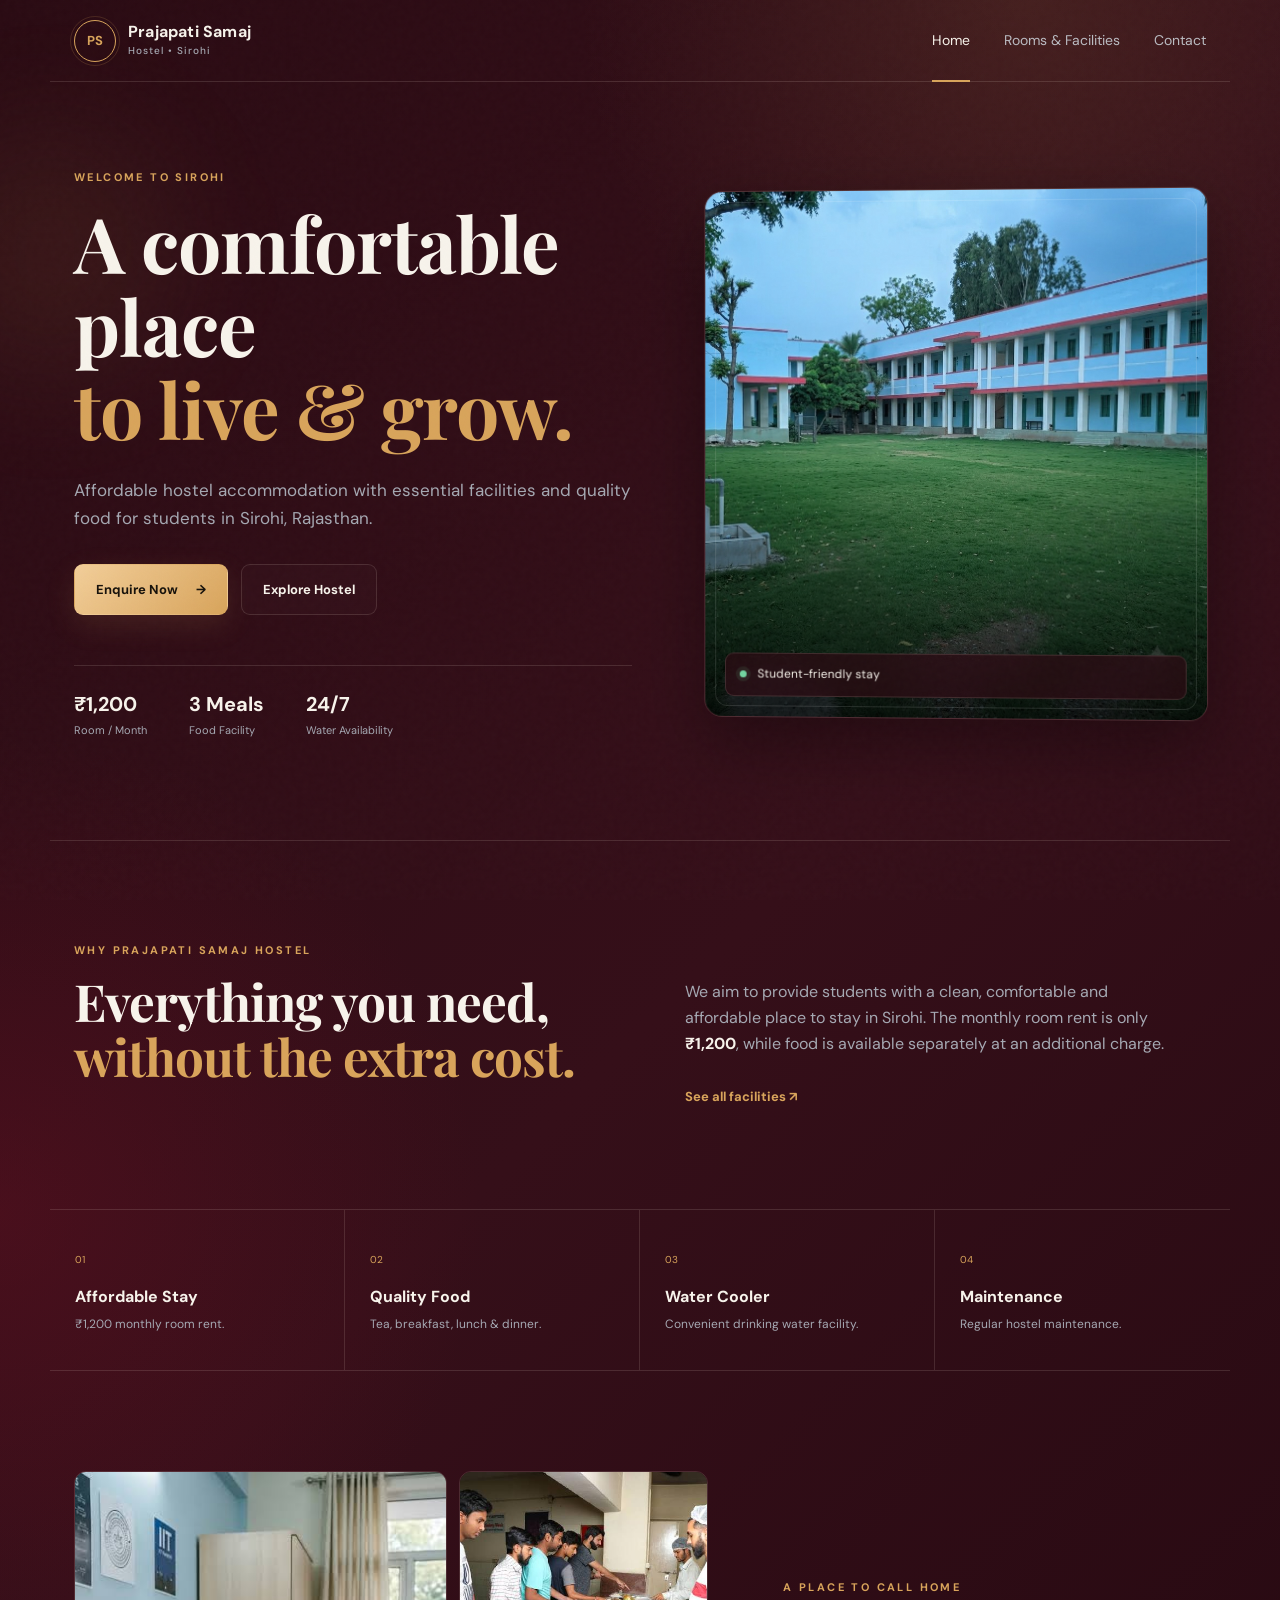
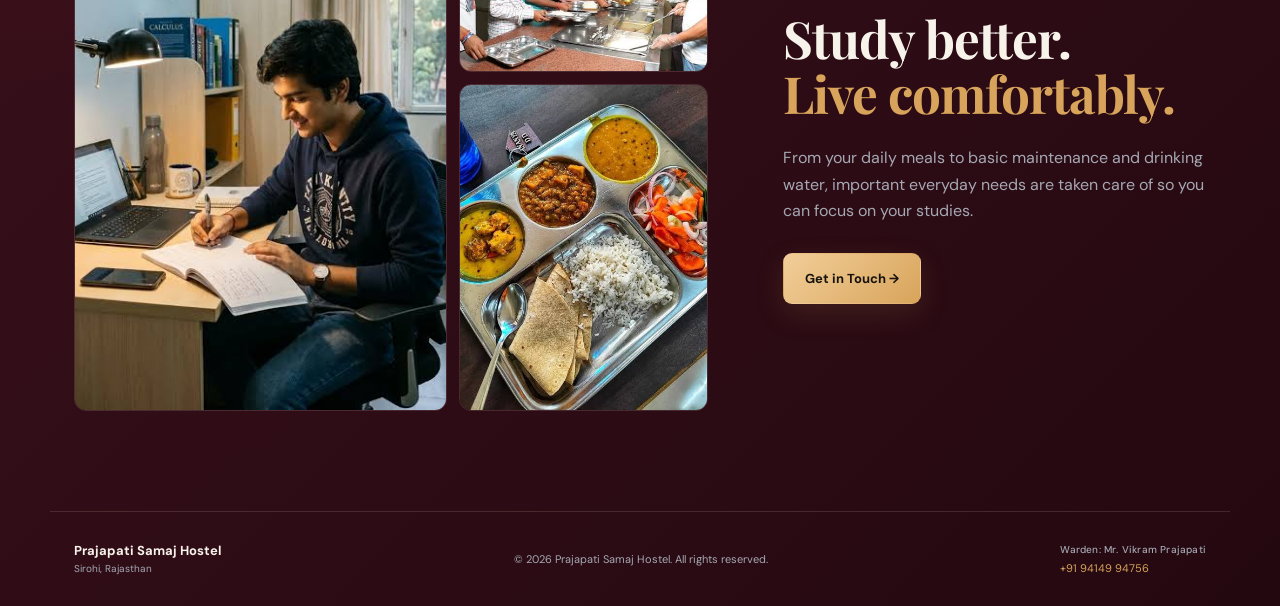
<file: index.html>
<!DOCTYPE html>
<html lang="en">
<head>
  <meta charset="UTF-8">
  <meta name="viewport" content="width=device-width, initial-scale=1.0">
  <meta name="description" content="Prajapati Samaj Hostel, Sirohi Rajasthan - affordable student accommodation with food and essential facilities.">
  <title>Prajapati Samaj Hostel | Sirohi</title>
  <link rel="preconnect" href="https://fonts.googleapis.com">
  <link rel="preconnect" href="https://fonts.gstatic.com" crossorigin>
  <link href="https://fonts.googleapis.com/css2?family=DM+Sans:wght@400;500;600;700&family=Playfair+Display:wght@600;700&display=swap" rel="stylesheet">
  <link rel="stylesheet" href="style.css">
</head>
<body>
  <header class="navbar">
    <a class="logo" href="index.html"><span>PS</span><div>Prajapati Samaj<br><small>Hostel • Sirohi</small></div></a>
    <button class="menu-btn" aria-label="Open menu">☰</button>
    <nav>
      <a class="active" href="index.html">Home</a>
      <a href="rooms.html">Rooms & Facilities</a>
      <a href="contact.html">Contact</a>
    </nav>
  </header>

  <main>
    <section class="hero">
      <div class="hero-content">
        <p class="eyebrow">WELCOME TO SIROHI</p>
        <h1>A comfortable place<br><em>to live & grow.</em></h1>
        <p class="hero-text">Affordable hostel accommodation with essential facilities and quality food for students in Sirohi, Rajasthan.</p>
        <div class="hero-actions">
          <a class="btn btn-primary" href="contact.html">Enquire Now <span>→</span></a>
          <a class="btn btn-ghost" href="rooms.html">Explore Hostel</a>
        </div>
        <div class="quick-stats">
          <div><strong>₹1,200</strong><span>Room / Month</span></div>
          <div><strong>3 Meals</strong><span>Food Facility</span></div>
          <div><strong>24/7</strong><span>Water Availability</span></div>
        </div>
      </div>
      <div class="hero-image">
        <div class="image-card">
          <img src="hostel.png" alt="Comfortable hostel room">
          <div class="image-label"><span class="dot"></span> Student-friendly stay</div>
        </div>
      </div>
    </section>

    <section class="section intro">
      <div class="section-heading">
        <p class="eyebrow">WHY PRAJAPATI SAMAJ HOSTEL</p>
        <h2>Everything you need,<br><em>without the extra cost.</em></h2>
      </div>
      <div class="intro-copy">
        <p>We aim to provide students with a clean, comfortable and affordable place to stay in Sirohi. The monthly room rent is only <strong>₹1,200</strong>, while food is available separately at an additional charge.</p>
        <a class="text-link" href="hostel.png">See all facilities <span>↗</span></a>
      </div>
    </section>

    <section class="feature-strip">
      <div class="feature"><span>01</span><h3>Affordable Stay</h3><p>₹1,200 monthly room rent.</p></div>
      <div class="feature"><span>02</span><h3>Quality Food</h3><p>Tea, breakfast, lunch & dinner.</p></div>
      <div class="feature"><span>03</span><h3>Water Cooler</h3><p>Convenient drinking water facility.</p></div>
      <div class="feature"><span>04</span><h3>Maintenance</h3><p>Regular hostel maintenance.</p></div>
    </section>

    <section class="section photo-section">
      <div class="photo-grid">
        <div class="photo tall"><img src="room.png" alt="Hostel room interior"></div>
        <div class="photo"><img src="mess.png" alt="Fresh food"></div>
        <div class="photo"><img src="food.png" alt="Comfortable living space"></div>
      </div>
      <div class="photo-copy">
        <p class="eyebrow">A PLACE TO CALL HOME</p>
        <h2>Study better.<br><em>Live comfortably.</em></h2>
        <p>From your daily meals to basic maintenance and drinking water, important everyday needs are taken care of so you can focus on your studies.</p>
        <a class="btn btn-primary" href="contact.html">Get in Touch →</a>
      </div>
    </section>
  </main>

  <footer>
    <div class="footer-brand"><strong>Prajapati Samaj Hostel</strong><span>Sirohi, Rajasthan</span></div>
    <p>© <span id="year"></span> Prajapati Samaj Hostel. All rights reserved.</p>
    <a href="tel:+919414994756"><small>Warden: Mr. Vikram Prajapati</small><br>+91 94149 94756</a>
  </footer>
  <script src="script.js"></script>
</body>
</html>
</file>
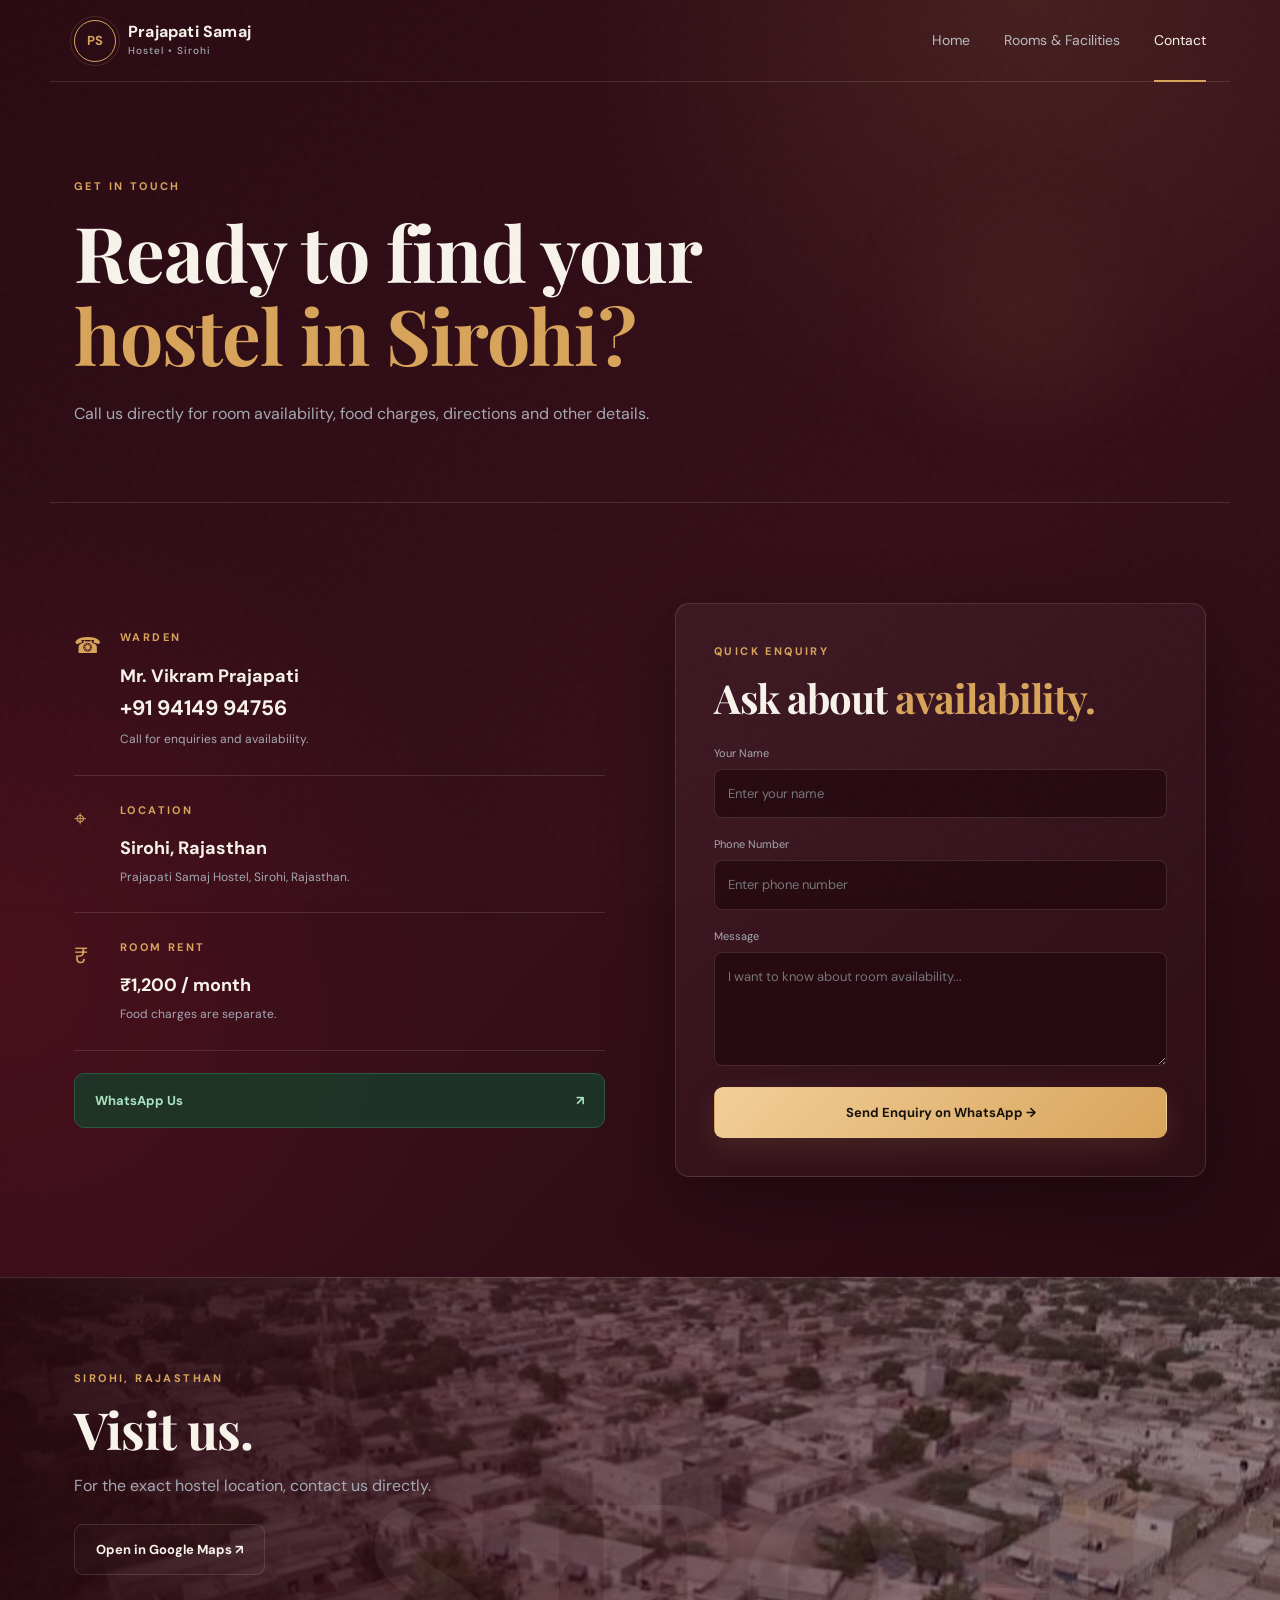
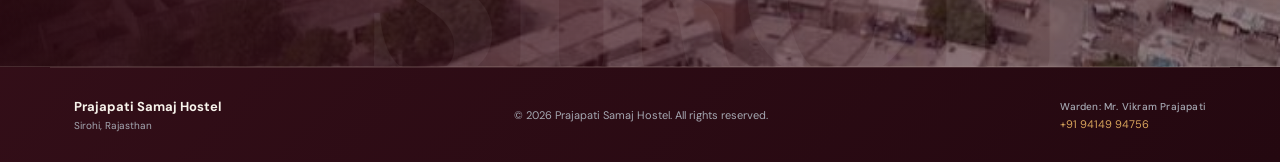
<file: contact.html>
<!DOCTYPE html>
<html lang="en">
<head>
  <meta charset="UTF-8">
  <meta name="viewport" content="width=device-width, initial-scale=1.0">
  <meta name="description" content="Contact Prajapati Samaj Hostel in Sirohi, Rajasthan.">
  <title>Contact | Prajapati Samaj Hostel</title>
  <link rel="preconnect" href="https://fonts.googleapis.com">
  <link rel="preconnect" href="https://fonts.gstatic.com" crossorigin>
  <link href="https://fonts.googleapis.com/css2?family=DM+Sans:wght@400;500;600;700&family=Playfair+Display:wght@600;700&display=swap" rel="stylesheet">
  <link rel="stylesheet" href="style.css">
</head>
<body>
  <header class="navbar">
    <a class="logo" href="index.html"><span>PS</span><div>Prajapati Samaj<br><small>Hostel • Sirohi</small></div></a>
    <button class="menu-btn" aria-label="Open menu">☰</button>
    <nav>
      <a href="index.html">Home</a>
      <a href="rooms.html">Rooms & Facilities</a>
      <a class="active" href="contact.html">Contact</a>
    </nav>
  </header>

  <main>
    <section class="page-hero contact-hero">
      <p class="eyebrow">GET IN TOUCH</p>
      <h1>Ready to find your<br><em>hostel in Sirohi?</em></h1>
      <p>Call us directly for room availability, food charges, directions and other details.</p>
    </section>

    <section class="section contact-layout">
      <div class="contact-info">
        <div class="contact-card">
          <span class="contact-icon">☎</span>
          <div><p class="eyebrow">WARDEN</p><h3>Mr. Vikram Prajapati</h3><a class="big-link" href="tel:+919414994756">+91 94149 94756</a><p>Call for enquiries and availability.</p></div>
        </div>
        <div class="contact-card">
          <span class="contact-icon">⌖</span>
          <div><p class="eyebrow">LOCATION</p><h3>Sirohi, Rajasthan</h3><p>Prajapati Samaj Hostel, Sirohi, Rajasthan.</p></div>
        </div>
        <div class="contact-card">
          <span class="contact-icon">₹</span>
          <div><p class="eyebrow">ROOM RENT</p><h3>₹1,200 / month</h3><p>Food charges are separate.</p></div>
        </div>
        <a class="whatsapp-btn" href="https://wa.me/919414994756?text=Hello%2C%20I%20want%20to%20know%20more%20about%20Prajapati%20Samaj%20Hostel%20in%20Sirohi." target="_blank" rel="noopener">WhatsApp Us <span>↗</span></a>
      </div>

      <div class="enquiry-box">
        <p class="eyebrow">QUICK ENQUIRY</p>
        <h2>Ask about <em>availability.</em></h2>
        <form id="enquiryForm">
          <label>Your Name<input type="text" id="name" placeholder="Enter your name" required></label>
          <label>Phone Number<input type="tel" id="phone" placeholder="Enter phone number" required></label>
          <label>Message<textarea id="message" rows="4" placeholder="I want to know about room availability..."></textarea></label>
          <button class="btn btn-primary full" type="submit">Send Enquiry on WhatsApp →</button>
        </form>
      </div>
    </section>

    <section class="map-section">
      <div class="map-overlay">
        <p class="eyebrow">SIROHI, RAJASTHAN</p>
        <h2>Visit us.</h2>
        <p>For the exact hostel location, contact us directly.</p>
        <a class="btn btn-ghost" href="https://www.google.com/maps/search/?api=1&query=Prajapati+Samaj+Hostel+Sirohi+Rajasthan" target="_blank" rel="noopener">Open in Google Maps ↗</a>
      </div>
    </section>
  </main>

  <footer>
    <div class="footer-brand"><strong>Prajapati Samaj Hostel</strong><span>Sirohi, Rajasthan</span></div>
    <p>© <span id="year"></span> Prajapati Samaj Hostel. All rights reserved.</p>
    <a href="tel:+919414994756"><small>Warden: Mr. Vikram Prajapati</small><br>+91 94149 94756</a>
  </footer>
  <script src="script.js"></script>
</body>
</html>
</file>
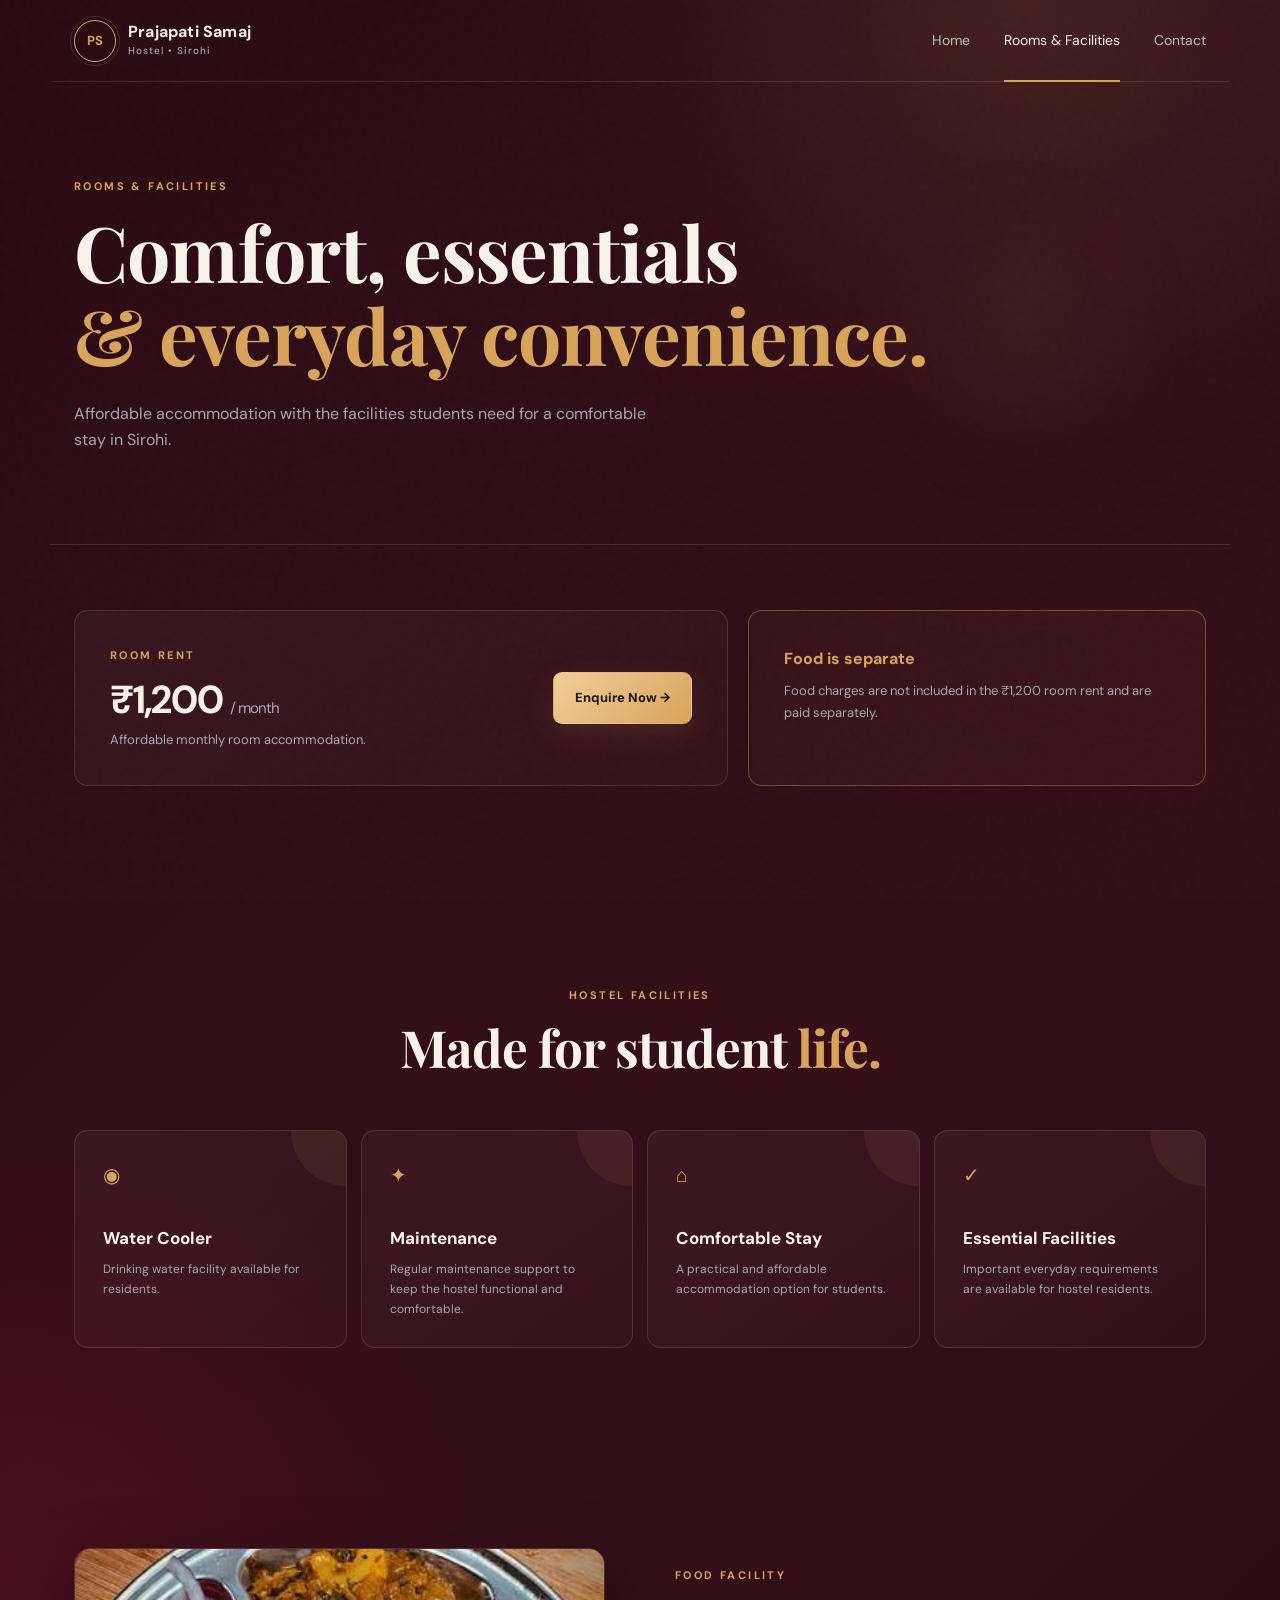
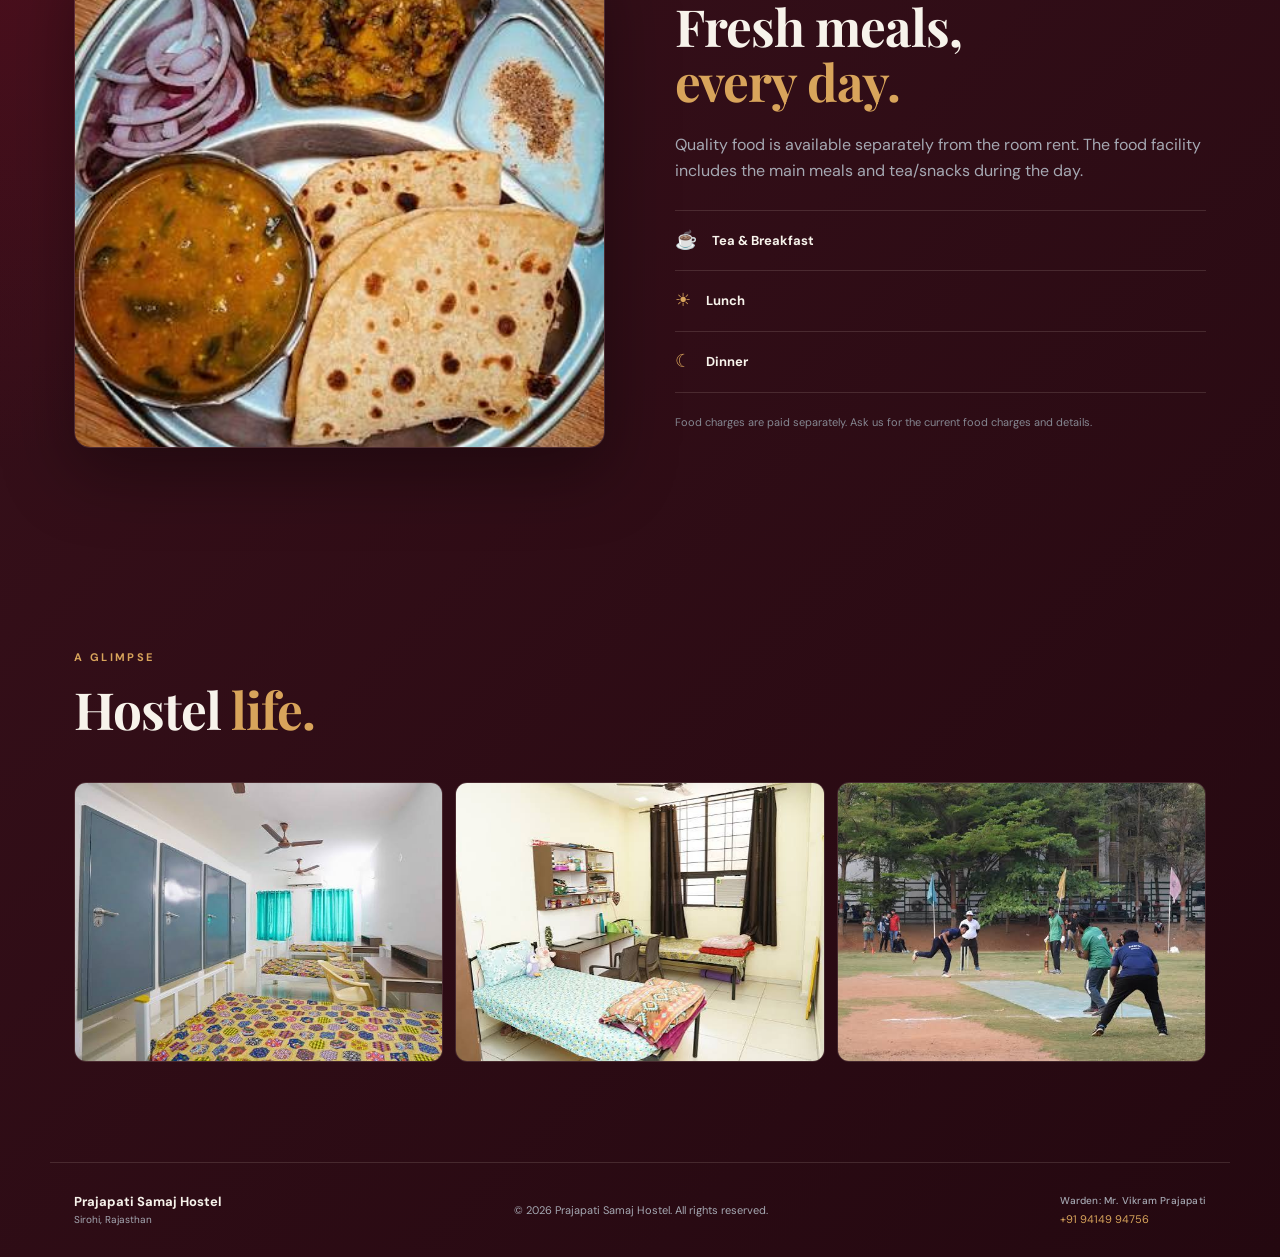
<file: rooms.html>
<!DOCTYPE html>
<html lang="en">
<head>
  <meta charset="UTF-8">
  <meta name="viewport" content="width=device-width, initial-scale=1.0">
  <meta name="description" content="Rooms, food and facilities at Prajapati Samaj Hostel, Sirohi.">
  <title>Rooms & Facilities | Prajapati Samaj Hostel</title>
  <link rel="preconnect" href="https://fonts.googleapis.com">
  <link rel="preconnect" href="https://fonts.gstatic.com" crossorigin>
  <link href="https://fonts.googleapis.com/css2?family=DM+Sans:wght@400;500;600;700&family=Playfair+Display:wght@600;700&display=swap" rel="stylesheet">
  <link rel="stylesheet" href="style.css">
</head>
<body>
  <header class="navbar">
    <a class="logo" href="index.html"><span>PS</span><div>Prajapati Samaj<br><small>Hostel • Sirohi</small></div></a>
    <button class="menu-btn" aria-label="Open menu">☰</button>
    <nav>
      <a href="index.html">Home</a>
      <a class="active" href="rooms.html">Rooms & Facilities</a>
      <a href="contact.html">Contact</a>
    </nav>
  </header>

  <main>
    <section class="page-hero">
      <p class="eyebrow">ROOMS & FACILITIES</p>
      <h1>Comfort, essentials<br><em>& everyday convenience.</em></h1>
      <p>Affordable accommodation with the facilities students need for a comfortable stay in Sirohi.</p>
    </section>

    <section class="section pricing">
      <div class="price-card">
        <div><p class="eyebrow">ROOM RENT</p><h2>₹1,200 <small>/ month</small></h2><p>Affordable monthly room accommodation.</p></div>
        <a class="btn btn-primary" href="contact.html">Enquire Now →</a>
      </div>
      <div class="notice"><strong>Food is separate</strong><p>Food charges are not included in the ₹1,200 room rent and are paid separately.</p></div>
    </section>

    <section class="section">
      <div class="section-heading centered">
        <p class="eyebrow">HOSTEL FACILITIES</p>
        <h2>Made for student <em>life.</em></h2>
      </div>
      <div class="facility-grid">
        <article class="facility-card"><div class="icon">◉</div><h3>Water Cooler</h3><p>Drinking water facility available for residents.</p></article>
        <article class="facility-card"><div class="icon">✦</div><h3>Maintenance</h3><p>Regular maintenance support to keep the hostel functional and comfortable.</p></article>
        <article class="facility-card"><div class="icon">⌂</div><h3>Comfortable Stay</h3><p>A practical and affordable accommodation option for students.</p></article>
        <article class="facility-card"><div class="icon">✓</div><h3>Essential Facilities</h3><p>Important everyday requirements are available for hostel residents.</p></article>
      </div>
    </section>

    <section class="section food-section">
      <div class="food-image"><img src="thali.png" alt="Quality hostel food"></div>
      <div class="food-copy">
        <p class="eyebrow">FOOD FACILITY</p>
        <h2>Fresh meals,<br><em>every day.</em></h2>
        <p>Quality food is available separately from the room rent. The food facility includes the main meals and tea/snacks during the day.</p>
        <div class="meal-list">
          <div><span>☕</span><strong>Tea & Breakfast</strong></div>
          <div><span>☀</span><strong>Lunch</strong></div>
          <div><span>☾</span><strong>Dinner</strong></div>
        </div>
        <p class="small-note">Food charges are paid separately. Ask us for the current food charges and details.</p>
      </div>
    </section>

    <section class="section gallery">
      <div class="section-heading">
        <p class="eyebrow">A GLIMPSE</p><h2>Hostel <em>life.</em></h2>
      </div>
      <div class="gallery-grid">
        <img src="rooms.png" alt="Hostel room">
        <img src="room2.png" alt="Living space">
        <img src="play.png" alt="Food facility">
      </div>
    </section>
  </main>

  <footer>
    <div class="footer-brand"><strong>Prajapati Samaj Hostel</strong><span>Sirohi, Rajasthan</span></div>
    <p>© <span id="year"></span> Prajapati Samaj Hostel. All rights reserved.</p>
    <a href="tel:+919414994756"><small>Warden: Mr. Vikram Prajapati</small><br>+91 94149 94756</a>
  </footer>
  <script src="script.js"></script>
</body>
</html>
</file>
<file: style.css>
:root {
  --bg: #2a0b13;
  --surface: #35101a;
  --surface-2: #42131e;
  --surface-3: #4b1723;
  --text: #f7f3eb;
  --muted: #a5a8b2;
  --accent: #d8a45b;
  --accent-light: #f2ce99;
  --line: rgba(255,235,220,.13);
  --line-strong: rgba(216,164,91,.38);
  --success: #72d4a0;
  --max: 1180px;
  --radius: 14px;
  --shadow: 0 25px 70px rgba(0,0,0,.35);
}

* { box-sizing: border-box; margin: 0; padding: 0; }

html {
  scroll-behavior: smooth;
  scroll-padding-top: 90px;
}

body {
  font-family: "DM Sans", sans-serif;
  background:
    radial-gradient(circle at 80% 0%, rgba(216,164,91,.12), transparent 28rem),
    radial-gradient(circle at 0% 55%, rgba(116,18,38,.35), transparent 30rem),
    linear-gradient(135deg, #2a0b13 0%, #350f19 48%, #240810 100%);
  color: var(--text);
  line-height: 1.65;
  overflow-x: hidden;
}

body::before {
  content: "";
  position: fixed;
  inset: 0;
  pointer-events: none;
  opacity: .028;
  z-index: 100;
  background-image: url("data:image/svg+xml,%3Csvg viewBox='0 0 180 180' xmlns='http://www.w3.org/2000/svg'%3E%3Cfilter id='n'%3E%3CfeTurbulence type='fractalNoise' baseFrequency='.85' numOctaves='4' stitchTiles='stitch'/%3E%3C/filter%3E%3Crect width='100%25' height='100%25' filter='url(%23n)' opacity='.7'/%3E%3C/svg%3E");
}

::selection { background: rgba(216,164,91,.3); color: var(--text); }

a { color: inherit; text-decoration: none; }
img { display: block; width: 100%; object-fit: cover; }

button, input, textarea { font: inherit; }

.navbar {
  height: 82px;
  max-width: var(--max);
  margin: auto;
  padding: 0 24px;
  display: flex;
  align-items: center;
  justify-content: space-between;
  border-bottom: 1px solid var(--line);
  position: relative;
  z-index: 50;
}

.logo {
  display: flex;
  align-items: center;
  gap: 12px;
  font-weight: 700;
  line-height: 1.05;
  letter-spacing: .2px;
  transition: transform .25s ease;
}
.logo:hover { transform: translateY(-1px); }

.logo span {
  display: grid;
  place-items: center;
  width: 42px;
  height: 42px;
  border: 1px solid var(--accent);
  color: var(--accent);
  border-radius: 50%;
  font-size: 13px;
  position: relative;
}
.logo span::after {
  content: "";
  position: absolute;
  inset: -5px;
  border: 1px solid rgba(216,164,91,.18);
  border-radius: inherit;
}
.logo small {
  font-size: 10px;
  color: var(--muted);
  font-weight: 500;
  letter-spacing: 1px;
}

nav { display: flex; gap: 34px; }
nav a {
  font-size: 14px;
  color: #bbbcc2;
  position: relative;
  padding: 30px 0;
  transition: color .25s ease;
}
nav a::after {
  content: "";
  position: absolute;
  left: 0;
  bottom: 0;
  width: 0;
  height: 2px;
  background: var(--accent);
  transition: width .3s ease;
}
nav a:hover, nav a.active { color: var(--text); }
nav a:hover::after, nav a.active::after { width: 100%; }

.menu-btn {
  display: none;
  background: rgba(255,255,255,.04);
  border: 1px solid var(--line);
  color: white;
  width: 42px;
  height: 42px;
  border-radius: 10px;
  cursor: pointer;
}

.hero {
  max-width: var(--max);
  margin: auto;
  padding: 86px 24px 100px;
  display: grid;
  grid-template-columns: 1.05fr .95fr;
  gap: 70px;
  align-items: center;
  position: relative;
}

.hero::before {
  content: "";
  position: absolute;
  width: 260px;
  height: 260px;
  border-radius: 50%;
  background: rgba(216,164,91,.07);
  filter: blur(60px);
  left: -130px;
  top: 40px;
  pointer-events: none;
}

.hero-content { position: relative; z-index: 1; }

.eyebrow {
  font-size: 11px;
  letter-spacing: 2.4px;
  color: var(--accent);
  font-weight: 700;
  margin-bottom: 15px;
}

h1, h2 {
  font-family: "Playfair Display", serif;
  line-height: 1.08;
  letter-spacing: -1px;
}
h1 { font-size: clamp(48px, 6vw, 78px); }
h2 { font-size: clamp(38px, 4vw, 56px); }
em { color: var(--accent); font-style: normal; }

.hero-text {
  color: var(--muted);
  max-width: 570px;
  margin: 26px 0 32px;
  font-size: 17px;
}

.hero-actions { display: flex; gap: 13px; flex-wrap: wrap; }

.btn {
  display: inline-flex;
  align-items: center;
  justify-content: center;
  gap: 18px;
  padding: 14px 21px;
  border-radius: 9px;
  font-size: 13px;
  font-weight: 700;
  transition: transform .25s ease, background .25s ease, border-color .25s ease, box-shadow .25s ease;
  border: 1px solid transparent;
  cursor: pointer;
}
.btn-primary {
  background: linear-gradient(135deg, var(--accent-light), var(--accent));
  color: #17120b;
  box-shadow: 0 10px 30px rgba(216,164,91,.13);
}
.btn-primary:hover {
  background: linear-gradient(135deg, #f7d8aa, var(--accent-light));
  transform: translateY(-3px);
  box-shadow: 0 16px 38px rgba(216,164,91,.2);
}
.btn-ghost {
  border-color: var(--line);
  color: var(--text);
  background: rgba(255,255,255,.015);
}
.btn-ghost:hover {
  border-color: var(--line-strong);
  color: var(--accent-light);
  transform: translateY(-3px);
  background: rgba(216,164,91,.05);
}

.hero-image { position: relative; }
.image-card {
  height: 530px;
  position: relative;
  overflow: hidden;
  border-radius: 18px;
  border: 1px solid var(--line);
  box-shadow: var(--shadow);
  transform: perspective(1000px) rotateY(-2deg);
  transition: transform .6s ease, box-shadow .4s ease;
}
.image-card:hover {
  transform: perspective(1000px) rotateY(0deg) translateY(-5px);
  box-shadow: 0 32px 85px rgba(0,0,0,.5);
}
.image-card::before {
  content: "";
  position: absolute;
  inset: 10px;
  border: 1px solid rgba(255,255,255,.12);
  border-radius: 12px;
  z-index: 2;
  pointer-events: none;
}
.image-card::after {
  content: "";
  position: absolute;
  inset: 0;
  background: linear-gradient(180deg, transparent 48%, rgba(0,0,0,.78));
  z-index: 1;
}
.image-card img { height: 100%; transition: transform 1s cubic-bezier(.2,.7,.2,1); }
.image-card:hover img { transform: scale(1.055); }

.image-label {
  position: absolute;
  z-index: 3;
  bottom: 20px;
  left: 20px;
  right: 20px;
  background: rgba(43,10,19,.72);
  backdrop-filter: blur(14px);
  padding: 11px 14px;
  font-size: 12px;
  border: 1px solid var(--line);
  border-radius: 9px;
}
.dot {
  display: inline-block;
  width: 7px;
  height: 7px;
  border-radius: 50%;
  background: var(--success);
  margin-right: 8px;
  box-shadow: 0 0 0 4px rgba(114,212,160,.1);
}

.quick-stats {
  display: flex;
  gap: 42px;
  margin-top: 50px;
  border-top: 1px solid var(--line);
  padding-top: 22px;
}
.quick-stats div { display: flex; flex-direction: column; }
.quick-stats strong { font-size: 20px; }
.quick-stats span { font-size: 11px; color: var(--muted); }

.section {
  max-width: var(--max);
  margin: auto;
  padding: 100px 24px;
}
.intro {
  display: grid;
  grid-template-columns: 1fr 1fr;
  gap: 90px;
  border-top: 1px solid var(--line);
}
.intro-copy {
  padding-top: 38px;
  color: var(--muted);
  font-size: 16px;
  max-width: 500px;
}
.intro-copy strong { color: var(--text); }
.text-link {
  display: inline-block;
  color: var(--accent);
  font-weight: 700;
  font-size: 13px;
  margin-top: 28px;
  transition: transform .25s ease, color .25s ease;
}
.text-link:hover { transform: translateX(5px); color: var(--accent-light); }

.feature-strip {
  border-top: 1px solid var(--line);
  border-bottom: 1px solid var(--line);
  display: grid;
  grid-template-columns: repeat(4, 1fr);
  max-width: var(--max);
  margin: auto;
}
.feature {
  padding: 35px 25px;
  border-right: 1px solid var(--line);
  transition: background .3s ease, transform .3s ease;
}
.feature:hover { background: rgba(216,164,91,.035); }
.feature:last-child { border: 0; }
.feature span { font-size: 10px; color: var(--accent); }
.feature h3 { font-size: 16px; margin: 12px 0 5px; }
.feature p { font-size: 12px; color: var(--muted); }

.photo-section {
  display: grid;
  grid-template-columns: 1.2fr .8fr;
  gap: 75px;
  align-items: center;
}
.photo-grid {
  display: grid;
  grid-template-columns: 1.2fr .8fr;
  gap: 12px;
  height: 540px;
}
.photo {
  overflow: hidden;
  border-radius: 12px;
  border: 1px solid var(--line);
}
.photo.tall { grid-row: span 2; }
.photo img { height: 100%; transition: transform .65s cubic-bezier(.2,.7,.2,1); }
.photo:hover img { transform: scale(1.06); }
.photo-copy p:not(.eyebrow) { color: var(--muted); margin: 24px 0 28px; }

footer {
  border-top: 1px solid var(--line);
  max-width: var(--max);
  margin: auto;
  padding: 28px 24px;
  display: flex;
  align-items: center;
  justify-content: space-between;
  color: var(--muted);
  font-size: 11px;
}
.footer-brand { display: flex; flex-direction: column; }
.footer-brand strong { color: var(--text); font-size: 13px; }
.footer-brand span { font-size: 10px; }
.footer-brand+p { text-align: center; }
footer>a { color: var(--accent); transition: color .2s; }
footer>a:hover { color: var(--accent-light); }

.page-hero {
  max-width: var(--max);
  margin: auto;
  padding: 95px 24px 90px;
  border-bottom: 1px solid var(--line);
  position: relative;
}
.page-hero::after {
  content: "";
  position: absolute;
  width: 180px;
  height: 180px;
  border-radius: 50%;
  right: 10%;
  top: 35%;
  background: rgba(216,164,91,.06);
  filter: blur(55px);
  pointer-events: none;
}
.page-hero p:last-child {
  color: var(--muted);
  max-width: 590px;
  margin-top: 25px;
  font-size: 16px;
}

.pricing {
  display: grid;
  grid-template-columns: 1fr .7fr;
  gap: 20px;
  padding-top: 65px;
}
.price-card, .notice {
  background: linear-gradient(145deg, rgba(255,255,255,.045), rgba(255,255,255,.018));
  border: 1px solid var(--line);
  border-radius: var(--radius);
  padding: 35px;
  display: flex;
  align-items: center;
  justify-content: space-between;
  gap: 25px;
  transition: transform .3s ease, border-color .3s ease;
}
.price-card:hover, .notice:hover {
  transform: translateY(-4px);
  border-color: var(--line-strong);
}
.price-card h2 {
  font-family: "DM Sans";
  font-size: 39px;
  letter-spacing: -1px;
}
.price-card h2 small { font-size: 15px; color: var(--muted); font-weight: 400; }
.price-card p:not(.eyebrow), .notice p { font-size: 13px; color: var(--muted); margin-top: 8px; }
.notice { display: block; background: rgba(216,164,91,.035); border-color: var(--line-strong); }
.notice strong { color: var(--accent); }

.centered { text-align: center; }

.facility-grid {
  display: grid;
  grid-template-columns: repeat(4, 1fr);
  gap: 14px;
  margin-top: 55px;
}
.facility-card {
  background: linear-gradient(145deg, rgba(255,255,255,.045), rgba(255,255,255,.015));
  border: 1px solid var(--line);
  padding: 28px;
  min-height: 210px;
  border-radius: var(--radius);
  position: relative;
  overflow: hidden;
  transition: transform .3s ease, border-color .3s ease, background .3s ease;
}
.facility-card::before {
  content: "";
  position: absolute;
  width: 110px;
  height: 110px;
  right: -55px;
  top: -55px;
  border-radius: 50%;
  background: rgba(216,164,91,.08);
}
.facility-card:hover {
  transform: translateY(-6px);
  border-color: var(--line-strong);
  background: linear-gradient(145deg, rgba(216,164,91,.075), rgba(255,255,255,.018));
}
.icon {
  font-size: 20px;
  color: var(--accent);
  margin-bottom: 32px;
}
.facility-card h3 { font-size: 17px; }
.facility-card p { font-size: 12px; color: var(--muted); margin-top: 8px; }

.food-section {
  display: grid;
  grid-template-columns: 1fr 1fr;
  gap: 70px;
  align-items: center;
}
.food-image {
  height: 500px;
  border-radius: 16px;
  overflow: hidden;
  border: 1px solid var(--line);
  box-shadow: var(--shadow);
}
.food-image img { height: 100%; transition: transform .8s ease; }
.food-image:hover img { transform: scale(1.04); }
.food-copy>p:not(.eyebrow):not(.small-note) { color: var(--muted); margin: 22px 0; }
.meal-list { border-top: 1px solid var(--line); margin-top: 25px; }
.meal-list div {
  display: flex;
  align-items: center;
  gap: 15px;
  padding: 15px 0;
  border-bottom: 1px solid var(--line);
  font-size: 13px;
  transition: padding-left .25s ease;
}
.meal-list div:hover { padding-left: 7px; }
.meal-list span { color: var(--accent); font-size: 18px; }
.small-note { font-size: 11px; color: #858791; margin-top: 20px; }

.gallery-grid {
  display: grid;
  grid-template-columns: repeat(3, 1fr);
  gap: 12px;
  margin-top: 45px;
}
.gallery-grid img {
  height: 280px;
  border-radius: 12px;
  border: 1px solid var(--line);
  transition: transform .4s ease, filter .4s ease;
}
.gallery-grid img:hover { transform: translateY(-5px); filter: brightness(1.08); }

.contact-hero { padding-bottom: 75px; }
.contact-layout {
  display: grid;
  grid-template-columns: 1fr 1fr;
  gap: 70px;
}
.contact-card {
  display: flex;
  gap: 18px;
  padding: 25px 0;
  border-bottom: 1px solid var(--line);
}
.contact-icon { color: var(--accent); font-size: 22px; width: 28px; }
.contact-card h3 { font-size: 18px; }
.contact-card p:not(.eyebrow) { color: var(--muted); font-size: 12px; margin-top: 4px; }
.big-link { font-size: 21px; font-weight: 700; transition: color .2s; }
.big-link:hover { color: var(--accent-light); }

.whatsapp-btn {
  display: flex;
  justify-content: space-between;
  margin-top: 22px;
  padding: 16px 20px;
  background: rgba(24,61,43,.8);
  border: 1px solid #285b42;
  color: #a9e4c2;
  border-radius: 10px;
  font-weight: 700;
  font-size: 13px;
  transition: transform .25s ease, background .25s ease;
}
.whatsapp-btn:hover { transform: translateY(-3px); background: rgba(33,82,58,.9); }

.enquiry-box {
  background: linear-gradient(145deg, rgba(255,255,255,.045), rgba(255,255,255,.015));
  padding: 38px;
  border: 1px solid var(--line);
  border-radius: var(--radius);
  box-shadow: var(--shadow);
}
.enquiry-box h2 { font-size: 40px; margin-bottom: 25px; }

form { display: grid; gap: 17px; }
label { font-size: 11px; color: var(--muted); display: grid; gap: 7px; }
input, textarea {
  width: 100%;
  background: rgba(38,9,16,.84);
  border: 1px solid var(--line);
  color: var(--text);
  padding: 13px;
  border-radius: 8px;
  font: inherit;
  font-size: 13px;
  outline: none;
  transition: border-color .2s, box-shadow .2s;
}
input:focus, textarea:focus {
  border-color: var(--accent);
  box-shadow: 0 0 0 3px rgba(216,164,91,.08);
}
.full { width: 100%; margin-top: 4px; }

.map-section {
  min-height: 390px;
  background:
    linear-gradient(90deg, rgba(38,7,15,.96), rgba(55,12,24,.68) 48%, rgba(38,7,15,.50)),
    url("sirohi.png") center/cover;
  background-blend-mode: normal, normal;
  position: relative;
  overflow: hidden;
  display: flex;
  align-items: center;
  border-top: 1px solid var(--line);
  border-bottom: 1px solid var(--line);
}
.map-section::before {
  content: "SIROHI";
  position: absolute;
  right: 7%;
  bottom: -32px;
  font-family: "Playfair Display", serif;
  font-size: clamp(110px, 19vw, 250px);
  font-weight: 700;
  line-height: 1;
  letter-spacing: -8px;
  color: rgba(255,255,255,.055);
  pointer-events: none;
  white-space: nowrap;
}
.map-overlay { max-width: var(--max); width: 100%; margin: auto; padding: 60px 24px; position: relative; z-index: 1; }
.map-overlay p:not(.eyebrow) { color: var(--muted); margin: 15px 0 25px; }

.reveal {
  opacity: 0;
  transform: translateY(24px);
  transition: opacity .7s ease, transform .7s cubic-bezier(.2,.7,.2,1);
}
.reveal.visible { opacity: 1; transform: translateY(0); }

@media (prefers-reduced-motion: reduce) {
  *, *::before, *::after {
    scroll-behavior: auto !important;
    transition-duration: .01ms !important;
    animation-duration: .01ms !important;
    animation-iteration-count: 1 !important;
  }
  .reveal { opacity: 1; transform: none; }
}

@media(max-width:850px) {
  nav { display: none; }
  .menu-btn { display: block; }
  .navbar.open nav {
    display: flex;
    position: absolute;
    top: 82px;
    left: 0;
    right: 0;
    background: rgba(16,18,25,.98);
    backdrop-filter: blur(16px);
    padding: 20px 24px;
    flex-direction: column;
    gap: 0;
    z-index: 10;
    border-bottom: 1px solid var(--line);
    box-shadow: 0 20px 35px rgba(0,0,0,.25);
  }
  .navbar.open nav a { padding: 12px; }
  .navbar.open nav a::after { display: none; }

  .hero, .intro, .photo-section, .food-section, .contact-layout {
    grid-template-columns: 1fr;
    gap: 45px;
  }
  .hero { padding-top: 55px; }
  .hero-image { order: -1; }
  .image-card { height: 390px; transform: none; }
  .image-card:hover { transform: translateY(-4px); }

  .feature-strip { grid-template-columns: 1fr 1fr; }
  .feature:nth-child(2) { border-right: 0; }
  .feature:nth-child(-n+2) { border-bottom: 1px solid var(--line); }

  .photo-grid { height: 440px; }
  .pricing { grid-template-columns: 1fr; }
  .facility-grid { grid-template-columns: 1fr 1fr; }
  .gallery-grid { grid-template-columns: 1fr 1fr; }
  .gallery-grid img { height: 220px; }

  footer { flex-wrap: wrap; gap: 15px; }
  .footer-brand+p { order: 3; width: 100%; text-align: left; }
}

@media(max-width:520px) {
  h1 { font-size: 45px; }
  h2 { font-size: 37px; }
  .navbar { padding: 0 18px; }
  .section, .hero, .page-hero { padding-left: 18px; padding-right: 18px; }
  .quick-stats { gap: 18px; }
  .quick-stats strong { font-size: 17px; }

  .feature-strip { grid-template-columns: 1fr; }
  .feature { border-right: 0 !important; border-bottom: 1px solid var(--line); }
  .feature:last-child { border-bottom: 0; }

  .photo-grid { height: 360px; grid-template-columns: 1fr 1fr; }
  .facility-grid, .gallery-grid { grid-template-columns: 1fr; }
  .gallery-grid img { height: 250px; }

  .price-card { align-items: flex-start; flex-direction: column; }
  .enquiry-box { padding: 25px; }
  .page-hero { padding-top: 55px; }
  .contact-layout { gap: 25px; }
  .food-image { height: 390px; }
}

footer > a small {
  color: var(--muted);
  font-size: 10px;
  font-weight: 500;
  letter-spacing: .2px;
}
</file>
